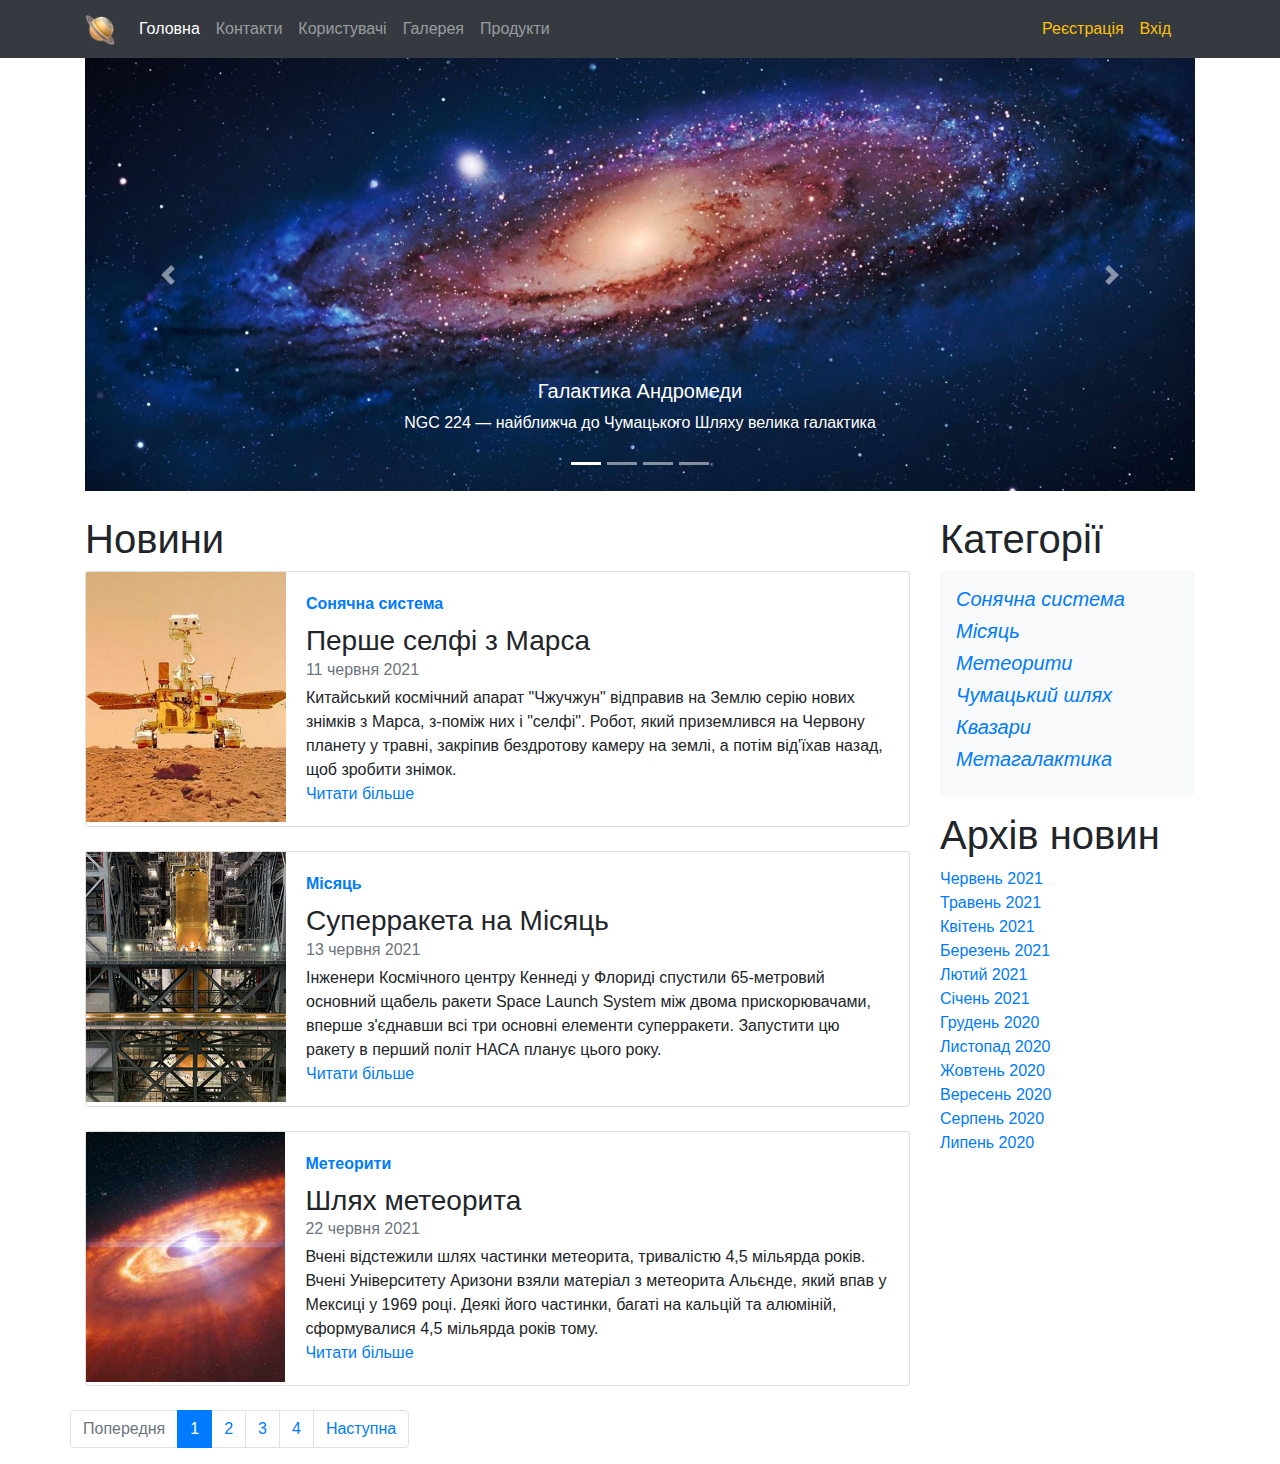
<file: index.html>
﻿<!DOCTYPE html>
<html>
<head>
    <meta charset="utf-8" />
    <title>Головна сторінка</title>
    <link href="/css/bootstrap.min.css" rel="stylesheet" />
    <link href="/css/style.css" rel="stylesheet" />
    <link rel="stylesheet" href="https://stackpath.bootstrapcdn.com/font-awesome/4.7.0/css/font-awesome.min.css">
    <!-- Використовуємо іконку для відображення в браузері-->
    <link rel="shortcut icon" href="images/ico/favicon0.ico">
</head>
<body>
    <!-- Меню -->
    <nav class="navbar navbar-expand-lg navbar-dark bg-dark ">
        <div class="container">
            <a class="navbar-brand" href="/">
                <img src="images/logo1.png" width="30" />
            </a>
            <button class="navbar-toggler" type="button" data-toggle="collapse" data-target="#navbarSupportedContent" aria-controls="navbarSupportedContent" aria-expanded="false" aria-label="Toggle navigation">
                <span class="navbar-toggler-icon"></span>
            </button>

            <div class="collapse navbar-collapse" id="navbarSupportedContent">
                <ul class="navbar-nav mr-auto">
                    <li class="nav-item active">
                        <a class="nav-link" href="/">Головна</a>
                    </li>
                    <li class="nav-item">
                        <a class="nav-link" href="/contacts.html">Контакти</a>
                    </li>
                    <li class="nav-item">
                        <a class="nav-link" href="/users.html">Користувачі</a>
                    </li>
                    <li class="nav-item">
                        <a class="nav-link" href="/gallery.html">Галерея</a>
                    </li>
                    <li class="nav-item">
                        <a class="nav-link" href="/products.html">Продукти</a>
                    </li>
                </ul>

                <ul class="navbar-nav px-3">
                    <li class="nav-item text-nowrap">
                        <a class="nav-link text-warning" href="/registry.html">Реєстрація</a>
                    </li>
                    <li class="nav-item text-nowrap">
                        <a class="nav-link text-warning" href="/login.html">Вхід</a>
                    </li>
                </ul>
            </div>
        </div>
    </nav>
    <!-- Карусель зображень -->
    <div class="container margin-top-carousel">
        <div id="carouselExampleIndicators" class="carousel slide" data-ride="carousel">
            <ol class="carousel-indicators">
                <li data-target="#carouselExampleIndicators" data-slide-to="0" class="active"></li>
                <li data-target="#carouselExampleIndicators" data-slide-to="1"></li>
                <li data-target="#carouselExampleIndicators" data-slide-to="2"></li>
                <li data-target="#carouselExampleIndicators" data-slide-to="3"></li>
            </ol>
            <div class="carousel-inner">
                <div class="carousel-item active">
                    <img src="/images/carusel/11.jpg" class="d-block w-100" alt="Галактика Андромеди">
                    <div class="carousel-caption d-none d-md-block">
                        <h5>Галактика Андромеди</h5>
                        <p> NGC 224 — найближча до Чумацького Шляху велика галактика</p>
                    </div>
                </div>
                <div class="carousel-item">
                    <img src="/images/carusel/22.jpg" class="d-block w-100" alt="Квазар">
                    <div class="carousel-caption d-none d-md-block">
                        <h5>Квазар</h5>
                        <p>Позагалактичний об'єкт з потужним радіовипромінюванням</p>
                    </div>
                </div>
                <div class="carousel-item">
                    <img src="/images/carusel/33.jpg" class="d-block w-100" alt="Місячне затемнення">
                    <div class="carousel-caption d-none d-md-block">
                        <h5>Місячне затемнення</h5>
                        <p>Найбижче затемнення відбудеться 19 листопада 2021 року</p>
                    </div>
                </div>
                <div class="carousel-item">
                    <img src="/images/carusel/44.jpg" class="d-block w-100" alt="Сатурн">
                    <div class="carousel-caption d-none d-md-block">
                        <h5>Сатурн</h5>
                        <p>Ширина кілець Сатурна складає 70 тисяч км</p>
                    </div>
                </div>
            </div>
            <a class="carousel-control-prev" href="#carouselExampleIndicators" role="button" data-slide="prev">
                <span class="carousel-control-prev-icon" aria-hidden="true"></span>
                <span class="sr-only">Previous</span>
            </a>
            <a class="carousel-control-next" href="#carouselExampleIndicators" role="button" data-slide="next">
                <span class="carousel-control-next-icon" aria-hidden="true"></span>
                <span class="sr-only">Next</span>
            </a>
        </div>
    </div>

    <br />


    <div class="container">
        <div class="row">
            <!-- Основне поле -->
            <div class="col-md-8 col-lg-9">
                <!-- Новини -->
                <h1>Новини</h1>
                <div class="row">
                    <div class="col-md-12">
                        <div class="card flex-md-row mb-4 box-shadow h-md-250">
                            <img class="card-img-right flex-auto d-none d-md-block"
                                 data-src="holder.js/200x250?theme=thumb" alt="Марсохід [200x250]"
                                 style="width: 200px; height: 250px;"
                                 src="/images/news/mars.jpg" data-holder-rendered="true">
                            <div class="card-body d-flex flex-column align-items-start">
                                <strong class="d-inline-block mb-2 text-primary">Сонячна система</strong>
                                <h3 class="mb-0">Перше селфі з Марса</h3>
                                <div class="mb-1 text-muted">11 червня 2021</div>
                                <p class="card-text mb-auto">
                                    Китайський космічний апарат "Чжучжун" відправив на Землю серію нових знімків з Марса, з-поміж них і "селфі".
                                    Робот, який приземлився на Червону планету у травні, закріпив бездротову камеру на землі,
                                    а потім від'їхав назад, щоб зробити знімок.
                                </p>
                                <a href="#">Читати більше</a>
                            </div>
                        </div>
                    </div>
                </div>
                <div class="row">
                    <div class="col-md-12">
                        <div class="card flex-md-row mb-4 box-shadow h-md-250">
                            <img class="card-img-right flex-auto d-none d-md-block"
                                 data-src="holder.js/200x250?theme=thumb" alt="Ракета [200x250]"
                                 style="width: 200px; height: 250px;"
                                 src="/images/news/rocket.jpg" data-holder-rendered="true">
                            <div class="card-body d-flex flex-column align-items-start">
                                <strong class="d-inline-block mb-2 text-primary">Місяць</strong>
                                <h3 class="mb-0">Суперракета на Місяць</h3>
                                <div class="mb-1 text-muted">13 червня 2021</div>
                                <p class="card-text mb-auto">
                                    Інженери Космічного центру Кеннеді у Флориді спустили 65-метровий основний щабель
                                    ракети Space Launch System між двома прискорювачами,
                                    вперше з'єднавши всі три основні елементи суперракети.
                                    Запустити цю ракету в перший політ НАСА планує цього року.
                                </p>
                                <a href="#">Читати більше</a>
                            </div>
                        </div>
                    </div>
                </div>
                <div class="row">
                    <div class="col-md-12">
                        <div class="card flex-md-row mb-4 box-shadow h-md-250">
                            <img class="card-img-right flex-auto d-none d-md-block"
                                 data-src="holder.js/200x250?theme=thumb" alt="Протопланетний диск [200x250]"
                                 style="width: 200px; height: 250px;"
                                 src="/images/news/protoplanet.jpg" data-holder-rendered="true">
                            <div class="card-body d-flex flex-column align-items-start">
                                <strong class="d-inline-block mb-2 text-primary">Метеорити</strong>
                                <h3 class="mb-0">Шлях метеорита</h3>
                                <div class="mb-1 text-muted">22 червня 2021</div>
                                <p class="card-text mb-auto">
                                    Вчені відстежили шлях частинки метеорита, тривалістю 4,5 мільярда років.
                                    Вчені Університету Аризони взяли матеріал з метеорита Альєнде,
                                    який впав у Мексиці у 1969 році. Деякі його частинки, багаті на кальцій
                                    та алюміній, сформувалися 4,5 мільярда років тому.
                                </p>
                                <a href="#">Читати більше</a>
                            </div>
                        </div>
                    </div>
                </div>
            </div>
            <!-- Категорії -->
            <div class="d-none d-md-block col-md-4 col-lg-3">
                <h1>Категорії</h1>
                <div class="p-3 mb-3 bg-light rounded">
                    <h5 class="font-italic"><a href="#">Сонячна система</a></h5>
                    <h5 class="font-italic"><a href="#">Місяць</a></h5>
                    <h5 class="font-italic"><a href="#">Метеорити</a></h5>
                    <h5 class="font-italic"><a href="#">Чумацький шлях</a></h5>
                    <h5 class="font-italic"><a href="#">Квазари</a></h5>
                    <h5 class="font-italic"><a href="#">Метагалактика</a></h5>
                </div>

                <h1>Архів новин</h1>
                <ol class="list-unstyled mb-0">
                    <li><a href="#">Червень 2021</a></li>
                    <li><a href="#">Травень 2021</a></li>
                    <li><a href="#">Квітень 2021</a></li>
                    <li><a href="#">Березень 2021</a></li>
                    <li><a href="#">Лютий 2021</a></li>
                    <li><a href="#">Січень 2021</a></li>
                    <li><a href="#">Грудень 2020</a></li>
                    <li><a href="#">Листопад 2020</a></li>
                    <li><a href="#">Жовтень 2020</a></li>
                    <li><a href="#">Вересень 2020</a></li>
                    <li><a href="#">Серпень 2020</a></li>
                    <li><a href="#">Липень 2020</a></li>
                </ol>
            </div>

            <!-- Пагінація -->
            <nav aria-label="...">
                <ul class="pagination">
                    <li class="page-item disabled">
                        <span class="page-link">Попередня</span>
                    </li>
                    <li class="page-item active">
                        <span class="page-link">
                            1
                            <span class="sr-only">(current)</span>
                        </span>
                    </li>
                    <li class="page-item"><a class="page-link" href="#">2</a></li>
                    <li class="page-item"><a class="page-link" href="#">3</a></li>
                    <li class="page-item"><a class="page-link" href="#">4</a></li>
                    <li class="page-item">
                        <a class="page-link" href="#">Наступна</a>
                    </li>
                </ul>
            </nav>
        </div>
    </div>

    <script src="/js/jquery-3.5.1.min.js"></script>
    <script src="/js/bootstrap.bundle.min.js"></script>
</body>
</html>
</file>
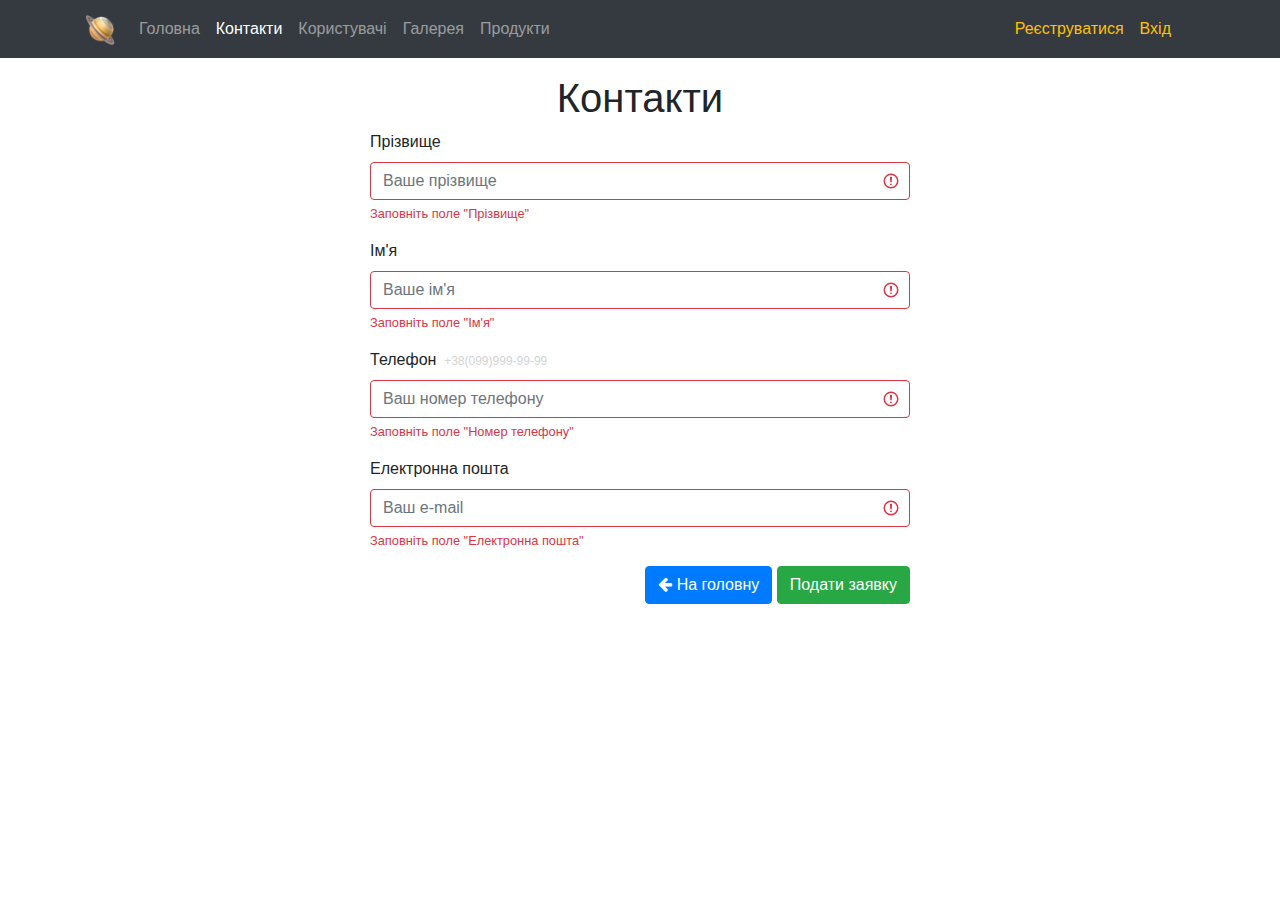
<file: contacts.html>
﻿<!DOCTYPE html>
<html>
<head>
    <meta charset="utf-8" />
    <title>Контакти</title>
    <link href="/css/bootstrap.min.css" rel="stylesheet" />
    <link href="/css/style.css" rel="stylesheet" />
    <link href="/css/controls.css" rel="stylesheet" />
    <link rel="shortcut icon" href="images/ico/favicon0.ico">
    <link rel="stylesheet" href="https://stackpath.bootstrapcdn.com/font-awesome/4.7.0/css/font-awesome.min.css">
</head>
<body>
    <nav class="navbar navbar-expand-lg navbar-dark bg-dark ">
        <div class="container">
            <a class="navbar-brand" href="/">
                <img src="images/logo1.png" width="30" />
            </a>
            <button class="navbar-toggler" type="button" data-toggle="collapse" data-target="#navbarSupportedContent" aria-controls="navbarSupportedContent" aria-expanded="false" aria-label="Toggle navigation">
                <span class="navbar-toggler-icon"></span>
            </button>

            <div class="collapse navbar-collapse" id="navbarSupportedContent">
                <ul class="navbar-nav mr-auto">
                    <li class="nav-item">
                        <a class="nav-link" href="/">Головна</a>
                    </li>
                    <li class="nav-item active">
                        <a class="nav-link" href="/contacts.html">Контакти</a>
                    </li>
                    <li class="nav-item">
                        <a class="nav-link" href="/users.html">Користувачі</a>
                    </li>
                    <li class="nav-item">
                        <a class="nav-link" href="/gallery.html">Галерея</a>
                    </li>
                    <li class="nav-item">
                        <a class="nav-link" href="/products.html">Продукти</a>
                    </li>
                </ul>

                <ul class="navbar-nav px-3">
                    <li class="nav-item text-nowrap">
                        <a class="nav-link text-warning" href="/register.html">Реєструватися</a>
                    </li>
                    <li class="nav-item text-nowrap">
                        <a class="nav-link text-warning" href="/login.html">Вхід</a>
                    </li>
                </ul>
            </div>
        </div>
    </nav>

    <div class="container">
        <div class="row">
            <div class="offset-md-3 col-md-6">
                <h1 class="text-center mt-3">Контакти</h1>
                <form class="was-validated">
                    <div class="form-group">
                        <label for="txtLastName">Прізвище</label>
                        <input type="text" class="form-control" id="txtLastName" placeholder="Ваше прізвище" required>
                        <div class="valid-feedback">Ну допустім</div>
                        <div class="invalid-feedback">Заповніть поле "Прізвище"</div>
                    </div>
                    <div class="form-group">
                        <label for="txtName">Ім'я</label>
                        <input type="text" class="form-control" id="txtName" placeholder="Ваше ім'я" required>
                        <div class="valid-feedback">ОК, хай вже буде</div>
                        <div class="invalid-feedback">Заповніть поле "Ім'я"</div>
                    </div>
                    <div class="form-group">
                        <label for="txtPhone">
                            Телефон
                            <span class="phone-desc">&nbsp;+38(099)999-99-99</span>
                        </label>
                        <input mask="+38 (099) 999–99-99" type="text" class="maskField form-control"
                               id="txtPhone" placeholder="Ваш номер телефону" required>
                        <div class="valid-feedback">Приймаю</div>
                        <div class="invalid-feedback">Заповніть поле "Номер телефону"</div>
                    </div>

                    <div class="form-group">
                        <label for="txtEmail">Електронна пошта</label>
                        <input type="text" class="form-control" id="txtEmail" placeholder="Ваш e-mail" required>
                        <div class="valid-feedback">Успішно!</div>
                        <div class="invalid-feedback">Заповніть поле "Електронна пошта"</div>
                    </div>

                    <div style="float:right;">
                        <a href="/" class="btn btn-primary"><i class="fa fa-arrow-left" aria-hidden="true"></i> На головну</a>
                        <button class="btn btn-success" id="btnOk">Подати заявку</button>
                    </div>
                </form>
            </div>
        </div>
    </div>

    <div class="modal" id="myModal" tabindex="-1" role="dialog" data-keyboard="false" data-backdrop="static">
        <div class="modal-dialog" role="document">
            <div class="modal-content">
                <div class="modal-header">
                    <h5 class="modal-title">Інформація про користувача</h5>
                    <button type="button" class="close" data-dismiss="modal" aria-label="Close">
                        <span aria-hidden="true">&times;</span>
                    </button>
                </div>
                <div class="modal-body">
                    <p>Прізвище: <b><span id="modalLastName"></span></b></p>
                    <p>Ім'я: <b><span id="modalName"></span></b></p>
                    <p>Телефон: <b><span id="modalPhone"></span></b></p>
                    <p>Пошта: <b><span id="modalEmail"></span></b></p>

                    <div class="form-check">
                        <input type="checkbox" class="form-check-input" id="exampleCheck1">
                        <label class="form-check-label" for="exampleCheck1">&nbsp;Я даю згоду на обробку персональних даних</label>
                    </div>

                </div>
                <div class="modal-footer">
                    <button type="button" class="btn btn-primary">Подати заявку</button>
                    <button type="button" class="btn btn-secondary" data-dismiss="modal">Скасувати</button>
                </div>
            </div>
        </div>
    </div>



    <script src="/js/jquery-3.5.1.min.js"></script>
    <script src="/js/bootstrap.bundle.min.js"></script>
    <script src="/js/contacts.js"></script>
    <script src="/js/index.js"></script>
</body>
</html>
</file>
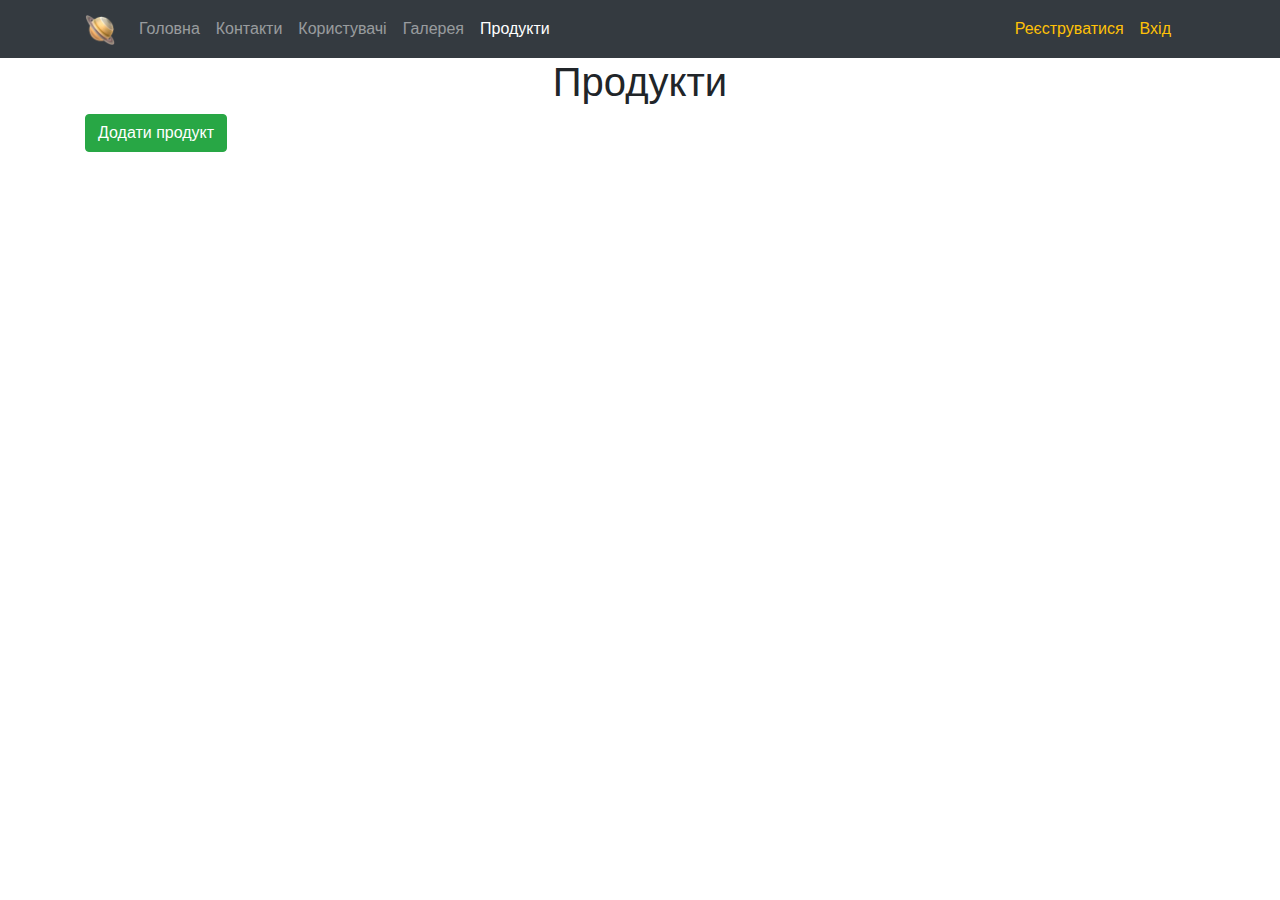
<file: products.html>
﻿<!DOCTYPE html>
<html>
<head>
    <meta charset="utf-8" />
    <title>Користувачі</title>
    <link href="lib/cropperjs/cropper.min.css" rel="stylesheet" />
    <link href="/css/bootstrap.min.css" rel="stylesheet" />
    <link href="/css/style.css" rel="stylesheet" />
    <link href="/css/controls.css" rel="stylesheet" />
    <link rel="shortcut icon" href="images/ico/favicon0.ico">
    <link href="css/products.css" rel="stylesheet" />
    <link rel="stylesheet" href="https://stackpath.bootstrapcdn.com/font-awesome/4.7.0/css/font-awesome.min.css">
    <link href="css/customDialog/customDialog.min.css" rel="stylesheet" />
</head>
<body>
    <nav class="navbar navbar-expand-lg navbar-dark bg-dark ">
        <div class="container">
            <a class="navbar-brand" href="/">
                <img src="images/logo1.png" width="30" />
            </a>
            <button class="navbar-toggler" type="button" data-toggle="collapse" data-target="#navbarSupportedContent" aria-controls="navbarSupportedContent" aria-expanded="false" aria-label="Toggle navigation">
                <span class="navbar-toggler-icon"></span>
            </button>

            <div class="collapse navbar-collapse" id="navbarSupportedContent">
                <ul class="navbar-nav mr-auto">
                    <li class="nav-item">
                        <a class="nav-link" href="/">Головна</a>
                    </li>
                    <li class="nav-item">
                        <a class="nav-link" href="/contacts.html">Контакти</a>
                    </li>
                    <li class="nav-item">
                        <a class="nav-link" href="/users.html">Користувачі</a>
                    </li>
                    <li class="nav-item">
                        <a class="nav-link" href="/gallery.html">Галерея</a>
                    </li>
                    <li class="nav-item active">
                        <a class="nav-link" href="/products.html">Продукти</a>
                    </li>
                </ul>

                <ul class="navbar-nav px-3">
                    <li class="nav-item text-nowrap">
                        <a class="nav-link text-warning" href="/register.html">Реєструватися</a>
                    </li>
                    <li class="nav-item text-nowrap">
                        <a class="nav-link text-warning" href="/login.html">Вхід</a>
                    </li>
                </ul>
            </div>
        </div>
    </nav>

    <!--Блок продуктів-->
    <div class="container">
        <h1 class="text-center">Продукти</h1>
        <button class="btn btn-success" id="btnAddProduct">Додати продукт</button>
        <div class="d-flex justify-content-center row">
            <div class="col-md-12" id="productsBlock">
            </div>
        </div>

    </div>

    <!--Модальне вікно додавання продуктів-->
    <div class="modal" id="myModal" tabindex="-1" role="dialog" data-keyboard="false" data-backdrop="static">
        <div class="modal-dialog modal-lg" role="document">
            <div class="modal-content">
                <div class="modal-header">
                    <h5 class="modal-title">Додати продукт</h5>
                    <button type="button" class="close" data-dismiss="modal" aria-label="Close">
                        <span aria-hidden="true">&times;</span>
                    </button>
                </div>
                <div class="modal-body">
                    <form>
                        <div class="form-group">
                            <label for="txtName">Назва</label>
                            <input type="text" class="form-control" id="txtName" placeholder="Назва продукта">
                            <div class="invalid-feedback">
                                Важіть назву.
                            </div>
                        </div>
                        <div class="form-group">
                            <label for="txtDescription">Опис</label>
                            <textarea class="form-control" id="txtDescription" rows="3"></textarea>
                            <div class="invalid-feedback">
                                Важіть опис.
                            </div>
                        </div>
                        <div class="form-group">
                            <div class="row">
                                <label for="txtPrice" class="col-md-1 my-auto">Ціна</label>
                                <div class="col-md-11">
                                    <input type="text" class="form-control" id="txtPrice" placeholder="Ціна">
                                    <div class="invalid-feedback">
                                        Важіть ціну.
                                    </div>
                                </div>
                            </div>
                        </div>

                        <div class="form-group" id="draganddrop">
                            <h4 class="text-dark text-center">Фотографія користувача</h4>
                            <input type="hidden" id="inputImgHidden" />
                        </div>-->
                            <div class="text-muted form-text text-center" for="txtPhoto">
                                <img id="imgPhotoBlock" src="/images/no-image.jpg"
                                     width="150" height="150" class="cursor-pointer" />
                                <label class="d-block">Оберіть фотографію, або перенесіть зображення</label>
                                <div class="invalid-feedback">
                                    Фотографію не обрано!
                                </div>
                                <div class="valid-feedback">
                                    Файл обрано!
                                </div>
                            </div>
                        </div>
                    </form>
                </div>
                <div class="modal-footer">
                    <button type="button" class="btn btn-primary" id="btnAddProductSave">Зберегти</button>
                    <button type="button" class="btn btn-secondary" data-dismiss="modal">Скасувати</button>
                </div>
            </div>
        </div>
    </div>

    <!--Модальне вікно кропера-->
    <div class="customDialog" id="cropperModal">
        <div class="dialog">
            <main>
                <img id="imageCropper" src="/images/no-image.jpg" height="400">
            </main>
            <footer>
                <hr />
                <div class="buttons">
                    <button type="button" class="btn btn-secondary" data-closeCustomDialog>Скасувати</button>
                    <button id="btnCropImg" class="btn btn-primary">Обрізати фото</button>
                </div>
            </footer>
        </div>
    </div>


    <script src="/js/jquery-3.5.1.min.js"></script>
    <script src="/js/bootstrap.bundle.min.js"></script>
    <script src="/js/bootbox.all.min.js"></script>
    <script src="/js/imask.js"></script>
    <script src="/js/products.js"></script>
    <script src="lib/cropperjs/cropper.min.js"></script>
</body>
</html>
</file>
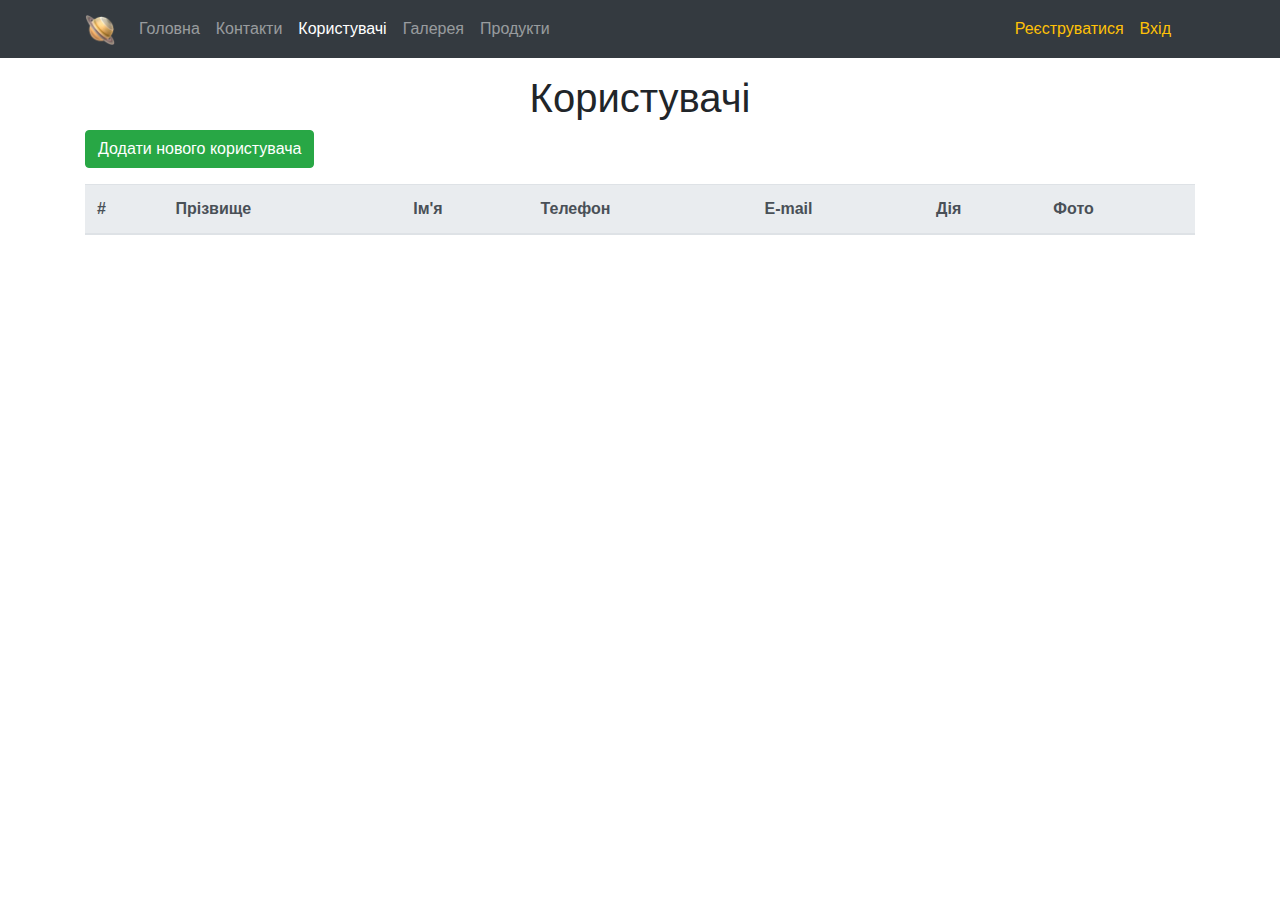
<file: users.html>
﻿<!DOCTYPE html>
<html>
<head>
    <meta charset="utf-8" />
    <title>Користувачі</title>
    <link href="/css/bootstrap.min.css" rel="stylesheet" />
    <link href="/css/style.css" rel="stylesheet" />
    <link href="/css/controls.css" rel="stylesheet" />
    <link rel="shortcut icon" href="images/ico/favicon0.ico">
    <link rel="stylesheet" href="https://stackpath.bootstrapcdn.com/font-awesome/4.7.0/css/font-awesome.min.css">
</head>
<body>
    <nav class="navbar navbar-expand-lg navbar-dark bg-dark ">
        <div class="container">
            <a class="navbar-brand" href="/">
                <img src="images/logo1.png" width="30" />
            </a>
            <button class="navbar-toggler" type="button" data-toggle="collapse" data-target="#navbarSupportedContent" aria-controls="navbarSupportedContent" aria-expanded="false" aria-label="Toggle navigation">
                <span class="navbar-toggler-icon"></span>
            </button>

            <div class="collapse navbar-collapse" id="navbarSupportedContent">
                <ul class="navbar-nav mr-auto">
                    <li class="nav-item">
                        <a class="nav-link" href="/">Головна</a>
                    </li>
                    <li class="nav-item">
                        <a class="nav-link" href="/contacts.html">Контакти</a>
                    </li>
                    <li class="nav-item active">
                        <a class="nav-link" href="/users.html">Користувачі</a>
                    </li>
                    <li class="nav-item">
                        <a class="nav-link" href="/gallery.html">Галерея</a>
                    </li>
                    <li class="nav-item">
                        <a class="nav-link" href="/products.html">Продукти</a>
                    </li>

                </ul>

                <ul class="navbar-nav px-3">
                    <li class="nav-item text-nowrap">
                        <a class="nav-link text-warning" href="/register.html">Реєструватися</a>
                    </li>
                    <li class="nav-item text-nowrap">
                        <a class="nav-link text-warning" href="/login.html">Вхід</a>
                    </li>
                </ul>
            </div>
        </div>
    </nav>

    <div class="container">
        <div class="row">
            <div class="col-md-12">
                <h1 class="text-center mt-3">Користувачі</h1>

                <button class="btn btn-success" id="btnAddNewUser">Додати нового користувача</button>

                <table class="table mt-3" id="mytable">
                    <thead class="thead-light">
                        <tr>
                            <th scope="col">#</th>
                            <th scope="col">Прізвище</th>
                            <th scope="col">Ім'я</th>
                            <th scope="col">Телефон</th>
                            <th scope="col">E-mail</th>
                            <th scope="col">Дія</th>
                            <th scope="col">Фото</th>
                        </tr>
                    </thead>
                    <tbody id="tbodyUsers">
                    </tbody>
                </table>
            </div>
        </div>
    </div>

    <!-- Модальне вікно додавання нового користувача -->
    <div class="modal" id="myModal" tabindex="-1" role="dialog" data-keyboard="false" data-backdrop="static">
	<input type="hidden" id="hNumber" />
        <div class="modal-dialog modal-lg" role="document">
            <div class="modal-content">
                <div class="modal-header">
                    <h5 class="modal-title">Дані про користувача</h5>
                    <button type="button" class="close" data-dismiss="modal" aria-label="Close">
                        <span aria-hidden="true">&times;</span>
                    </button>
                </div>
                <div class="modal-body">
                    <form class="was-validated">
					
                        <div class="form-group">
                            <label for="txtLastName">Прізвище</label>
                            <input type="text" class="form-control" id="txtLastName" placeholder="Введіть прізвище">
                            <div class="invalid-feedback">Правильно заповніть поле "Прізвище"</div>
                        </div>
                        <div class="form-group">
                            <label for="txtName">Ім'я</label>
                            <input type="text" class="form-control" id="txtName" placeholder="Введіть ім'я">
                            <div class="invalid-feedback">Правильно заповніть поле "Ім'я"</div>
                        </div>
                        <div class="form-group">
                            <label for="txtPhone">Телефон</label>
                            <input type="text" class="form-control" id="txtPhone" placeholder="Введіть телефон">
                            <div class="invalid-feedback">Правильно заповніть поле "Номер телефону" в форматі +ХХ(ХХХ) ХХХ ХХ ХХ</div>
                        </div>
                        <div class="form-group">
                            <label for="txtEmail">Електронна пошта</label>
                            <input type="text" class="form-control" id="txtEmail" placeholder="Введіть e-mail">
                            <div class="invalid-feedback">Правильно заповніть поле "Електронна пошта"</div>
                        </div>
                    </form>

                    <div class="row">
                        <div class="col-md-3">
                            <br /><br />
                            <img src="images/no-image.jpg" width="100%" id="imgPhoto" />
                        </div>

                        <div class="col-md-9">
                            <div class="row">
                                <div class="col-md-12">
                                    <input type="hidden" id="selectImageBase64" />
                                    <form method="post" action="#" id="#" align="left">
                                        <div class="form-group files">
                                            <label>Завантажте свій файл </label>
                                            <input type="file"
                                                   class="form-control"
                                                   multiple=""
                                                   align="left"
                                                   id="fileImage"
                                                   accept=".jpg, .jpeg, .png" />
                                        </div>
                                    </form>
                                </div>
                            </div>
                        </div>
                    </div>
                </div>

                <div class="modal-footer">
                    <button type="button" class="btn btn-primary" id="btnAddUserSave">Зберегти</button>
                    <button type="button" class="btn btn-secondary" data-dismiss="modal">Скасувати</button>
                </div>
            </div>
        </div>
    </div>

    <div class="modal" id="confirmModal" tabindex="-1" role="dialog" data-keyboard="false" data-backdrop="static">
        <div class="modal-dialog" role="document">
            <div class="modal-content">
                <div class="modal-header">
                    <h5 class="modal-title">Підтвердіть дію</h5>
                    <button type="button" class="close" data-dismiss="modal" aria-label="Close">
                        <span aria-hidden="true">&times;</span>
                    </button>
                </div>
                <div class="modal-body">
                    <p style: align="center"><b>Дійсно видалити даний рядок?</b></p>
                </div>
                <div class="modal-footer">
                    <button type="button" class="btn btn-primary" id="btnConfirm">Так</button>
                    <button type="button" class="btn btn-secondary" data-dismiss="modal">Скасувати</button>
                </div>
            </div>
        </div>
    </div>

    <script src="/js/jquery-3.5.1.min.js"></script>
    <script src="/js/bootstrap.bundle.min.js"></script>
    <script src="/js/users.js"></script>
    <script src="/js/index.js"></script>
    <script src="/js/bootbox.all.min.js"></script>
    <script src="/js/imask.js"></script>
</body>
</html>
</file>
<file: css/style.css>
﻿.phone-desc{
    color: lightgrey;
    font-size: 12px;
}

.cursor-pointer{
    cursor: pointer;
}

.files input {
    outline: 2px dashed #92b0b3;
    outline-offset: -10px;
    -webkit-transition: outline-offset .15s ease-in-out, background-color .15s linear;
    transition: outline-offset .15s ease-in-out, background-color .15s linear;
    padding: 120px 0px 85px 35%;
    text-align: center !important;
    margin: 0;
    width: 100% !important;
}
.files input:focus{     outline: 2px dashed #92b0b3;  outline-offset: -10px;
    -webkit-transition: outline-offset .15s ease-in-out, background-color .15s linear;
    transition: outline-offset .15s ease-in-out, background-color .15s linear; border:1px solid #92b0b3;
 }
.files{ position:relative}
.files:after {  pointer-events: none;
    position: absolute;
    top: 60px;
    left: 0;
    width: 50px;
    right: 0;
    height: 56px;
    content: "";
    background-image: url(https://image.flaticon.com/icons/png/128/109/109612.png);
    display: block;
    margin: 0 auto;
    background-size: 100%;
    background-repeat: no-repeat;
}
.color input{ background-color:#f1f1f1;}
.files:before {
    position: absolute;
    bottom: 10px;
    left: 0;  pointer-events: none;
    width: 100%;
    right: 0;
    height: 57px;
    content: " або перетягніть його сюди ";
    display: block;
    margin: 55px auto;
    color: #2ea591;
    font-weight: 600;
    text-align: center;
}
</file>
<file: css/controls.css>
﻿﻿.custom-control-label::before,
.custom-control-label::after {
    top: .8rem;
    width: 1.25rem;
    height: 1.25rem;
    /*margin-top: -3px;*/
}
</file>
<file: css/products.css>
﻿﻿body {
    background: #eee
}

.ratings i {
    font-size: 16px;
    color: red
}

.strike-text {
    color: red;
    text-decoration: line-through
}

.product-image {
    width: 100%
}

.dot {
    height: 7px;
    width: 7px;
    margin-left: 6px;
    margin-right: 6px;
    margin-top: 3px;
    background-color: blue;
    border-radius: 50%;
    display: inline-block
}

.spec-1 {
    color: #938787;
    font-size: 15px
}

h5 {
    font-weight: 400
}

.para {
    font-size: 16px
}
</file>
<file: lib/cropperjs/cropper.min.css>
/*!
 * Cropper.js v1.5.12
 * https://fengyuanchen.github.io/cropperjs
 *
 * Copyright 2015-present Chen Fengyuan
 * Released under the MIT license
 *
 * Date: 2021-06-12T08:00:11.623Z
 */.cropper-container{direction:ltr;font-size:0;line-height:0;position:relative;-ms-touch-action:none;touch-action:none;-webkit-user-select:none;-moz-user-select:none;-ms-user-select:none;user-select:none}.cropper-container img{image-orientation:0deg;display:block;height:100%;max-height:none!important;max-width:none!important;min-height:0!important;min-width:0!important;width:100%}.cropper-canvas,.cropper-crop-box,.cropper-drag-box,.cropper-modal,.cropper-wrap-box{bottom:0;left:0;position:absolute;right:0;top:0}.cropper-canvas,.cropper-wrap-box{overflow:hidden}.cropper-drag-box{background-color:#fff;opacity:0}.cropper-modal{background-color:#000;opacity:.5}.cropper-view-box{display:block;height:100%;outline:1px solid #39f;outline-color:rgba(51,153,255,.75);overflow:hidden;width:100%}.cropper-dashed{border:0 dashed #eee;display:block;opacity:.5;position:absolute}.cropper-dashed.dashed-h{border-bottom-width:1px;border-top-width:1px;height:33.33333%;left:0;top:33.33333%;width:100%}.cropper-dashed.dashed-v{border-left-width:1px;border-right-width:1px;height:100%;left:33.33333%;top:0;width:33.33333%}.cropper-center{display:block;height:0;left:50%;opacity:.75;position:absolute;top:50%;width:0}.cropper-center:after,.cropper-center:before{background-color:#eee;content:" ";display:block;position:absolute}.cropper-center:before{height:1px;left:-3px;top:0;width:7px}.cropper-center:after{height:7px;left:0;top:-3px;width:1px}.cropper-face,.cropper-line,.cropper-point{display:block;height:100%;opacity:.1;position:absolute;width:100%}.cropper-face{background-color:#fff;left:0;top:0}.cropper-line{background-color:#39f}.cropper-line.line-e{cursor:ew-resize;right:-3px;top:0;width:5px}.cropper-line.line-n{cursor:ns-resize;height:5px;left:0;top:-3px}.cropper-line.line-w{cursor:ew-resize;left:-3px;top:0;width:5px}.cropper-line.line-s{bottom:-3px;cursor:ns-resize;height:5px;left:0}.cropper-point{background-color:#39f;height:5px;opacity:.75;width:5px}.cropper-point.point-e{cursor:ew-resize;margin-top:-3px;right:-3px;top:50%}.cropper-point.point-n{cursor:ns-resize;left:50%;margin-left:-3px;top:-3px}.cropper-point.point-w{cursor:ew-resize;left:-3px;margin-top:-3px;top:50%}.cropper-point.point-s{bottom:-3px;cursor:s-resize;left:50%;margin-left:-3px}.cropper-point.point-ne{cursor:nesw-resize;right:-3px;top:-3px}.cropper-point.point-nw{cursor:nwse-resize;left:-3px;top:-3px}.cropper-point.point-sw{bottom:-3px;cursor:nesw-resize;left:-3px}.cropper-point.point-se{bottom:-3px;cursor:nwse-resize;height:20px;opacity:1;right:-3px;width:20px}@media (min-width:768px){.cropper-point.point-se{height:15px;width:15px}}@media (min-width:992px){.cropper-point.point-se{height:10px;width:10px}}@media (min-width:1200px){.cropper-point.point-se{height:5px;opacity:.75;width:5px}}.cropper-point.point-se:before{background-color:#39f;bottom:-50%;content:" ";display:block;height:200%;opacity:0;position:absolute;right:-50%;width:200%}.cropper-invisible{opacity:0}.cropper-bg{background-image:url("[data-uri]")}.cropper-hide{display:block;height:0;position:absolute;width:0}.cropper-hidden{display:none!important}.cropper-move{cursor:move}.cropper-crop{cursor:crosshair}.cropper-disabled .cropper-drag-box,.cropper-disabled .cropper-face,.cropper-disabled .cropper-line,.cropper-disabled .cropper-point{cursor:not-allowed}
</file>
<file: css/customDialog/customDialog.min.css>
﻿.customDialog{display:none;position:fixed;background-color:rgba(29,31,29,.801);width:100%;height:100%;top:50%;left:50%;z-index:1000000;transform:translate(-50%,-50%);}.customDialog .dialog{display:block;background-color:#fff;width:600px;position:fixed;left:50%;top:50px;transform:translateX(-50%);}.customDialog .dialog>header{height:55px;background-color:#007bff;}.customDialog .dialog>header>.title{font-size:20px;float:left;color:#fff;margin:15px 0 0 15px;}.customDialog .dialog>header>.btn-close{float:right;margin:5px 10px 0 0;color:#c33;font-size:30px;font-weight:bolder;cursor:pointer;}.customDialog .dialog>main{font-family:'Trebuchet MS','Lucida Sans Unicode','Lucida Grande','Lucida Sans',Arial,sans-serif;clear:both;color:#332f33;font-size:20px;margin:15px;}.customDialog .dialog>main>img{width:300px;}.customDialog .dialog>footer{margin-top:25px;margin-bottom:20px;}.customDialog .dialog>footer>hr{border:1px #ececec solid;}.customDialog .dialog>footer>.buttons{float:right;height:30px;margin:10px;}
</file>
